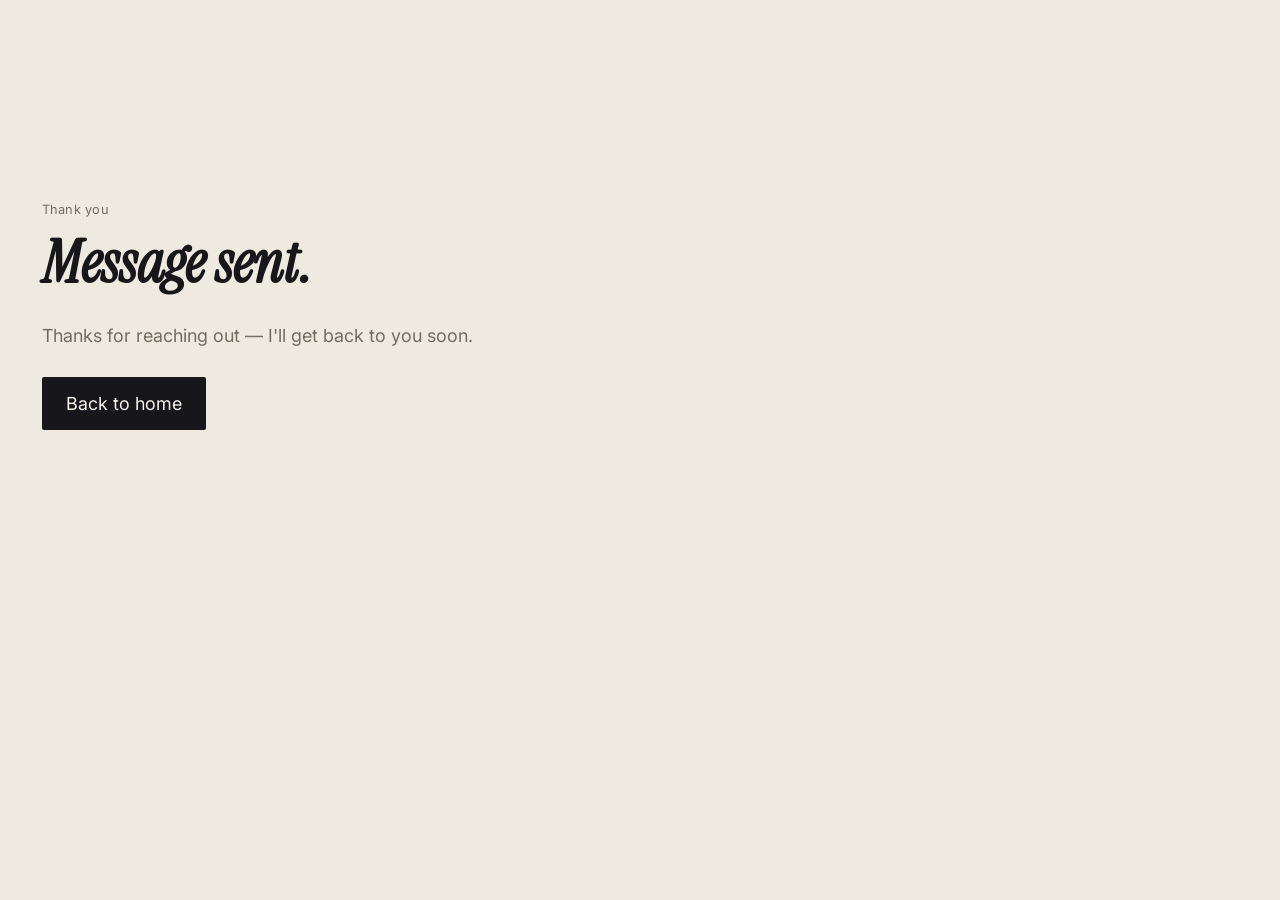
<file: success.html>
<!DOCTYPE html>
<html lang="en">
<head>
  <meta charset="UTF-8" />
  <meta name="viewport" content="width=device-width, initial-scale=1.0" />
  <title>Message sent — Kaylah Lang</title>
  <link href="https://fonts.googleapis.com/css2?family=Instrument+Serif:ital@0;1&family=Inter:wght@400;500;600&display=swap" rel="stylesheet" />
  <link rel="stylesheet" href="css/style.css" />
</head>
<body>
  <main class="wrap" style="min-height: 70vh; display: flex; flex-direction: column; justify-content: center;">
    <p class="eyebrow">Thank you</p>
    <h1 class="section-title">Message sent.</h1>
    <p style="max-width: 50ch; margin-top: 1rem; color: var(--muted);">Thanks for reaching out — I'll get back to you soon.</p>
    <a class="btn" href="index.html" style="width: fit-content;">Back to home</a>
  </main>
</body>
</html>
</file>
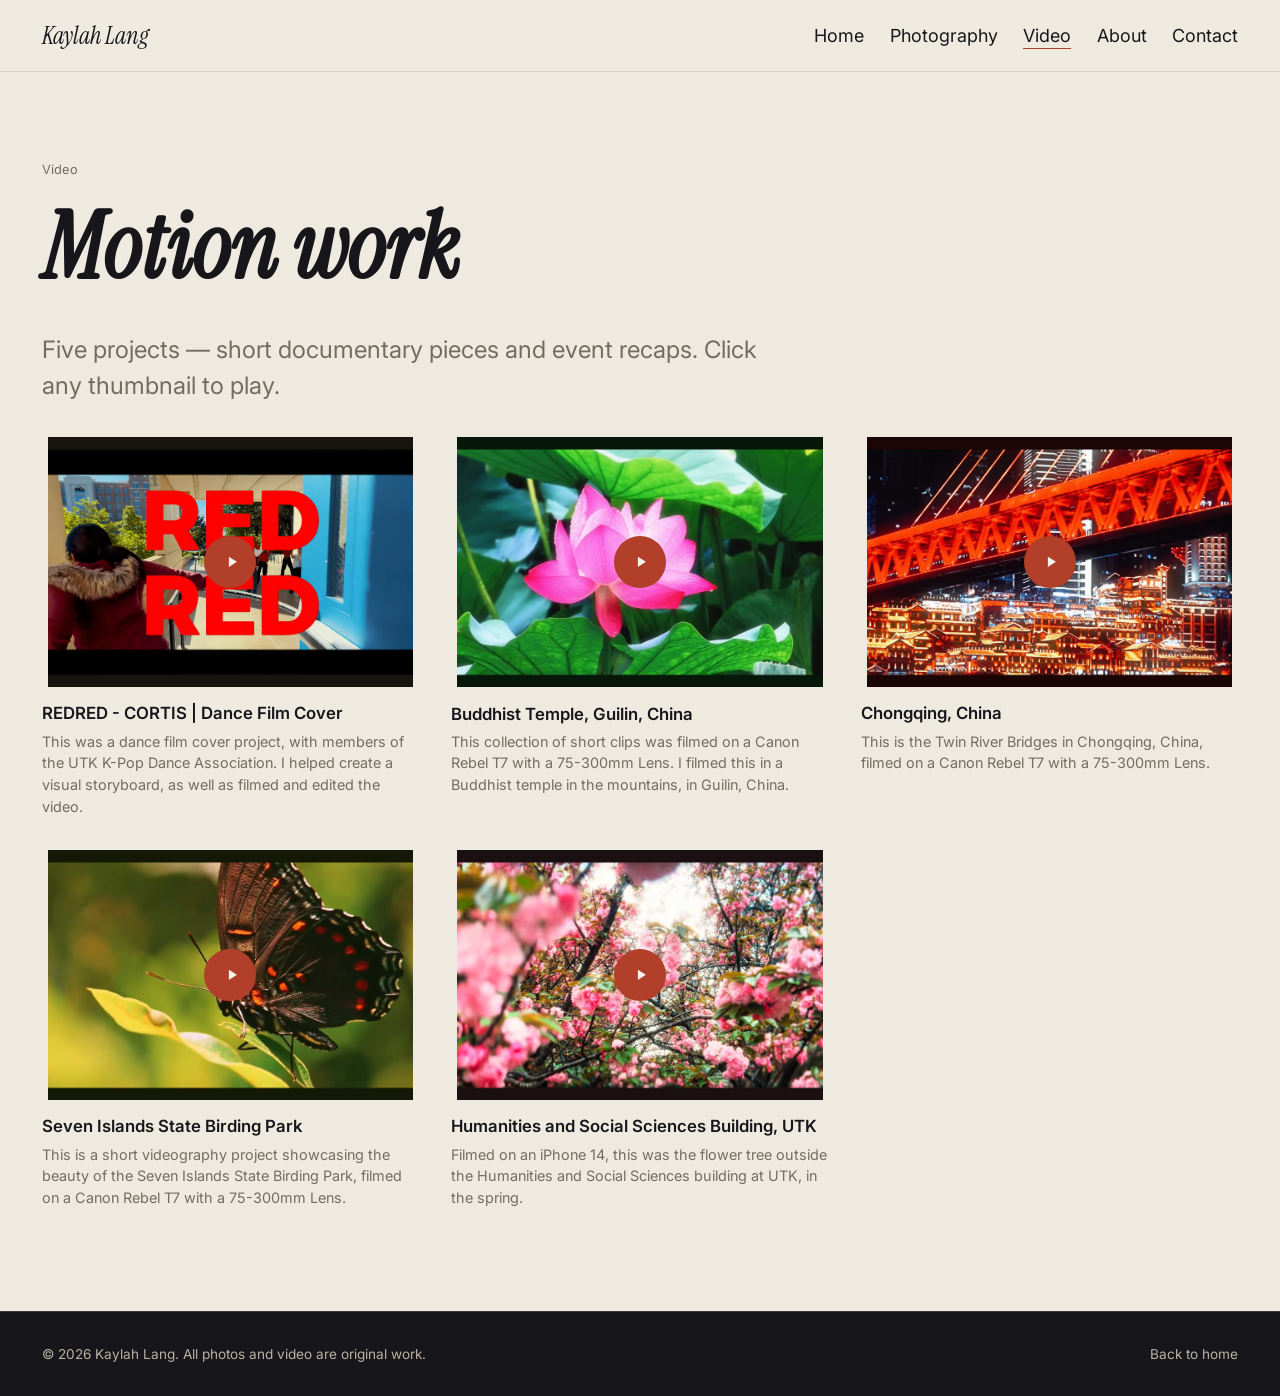
<file: video.html>
<!DOCTYPE html>
<html lang="en">
<head>
  <meta charset="UTF-8" />
  <meta name="viewport" content="width=device-width, initial-scale=1.0" />
  <title>Video — Kaylah Lang</title>
  <meta name="description" content="Videography reel and projects." />

  <link rel="preconnect" href="https://fonts.googleapis.com" />
  <link rel="preconnect" href="https://fonts.gstatic.com" crossorigin />
  <link href="https://fonts.googleapis.com/css2?family=Instrument+Serif:ital@0;1&family=Inter:wght@400;500;600&display=swap" rel="stylesheet" />

  <link rel="stylesheet" href="css/style.css" />
</head>
<body>
  <a class="skip-link" href="#main">Skip to content</a>

  <header class="site-header">
    <nav class="nav wrap" aria-label="Primary">
      <a class="nav-mark" href="index.html">Kaylah Lang</a>
      <button class="nav-toggle" aria-label="Open menu" aria-expanded="false">
        <span></span><span></span><span></span>
      </button>
      <ul class="nav-links" data-open="false">
        <li><a href="index.html">Home</a></li>
        <li><a href="gallery.html">Photography</a></li>
        <li><a href="video.html" aria-current="page">Video</a></li>
        <li><a href="index.html#about">About</a></li>
        <li><a href="index.html#contact">Contact</a></li>
      </ul>
    </nav>
  </header>

  <main id="main">
    <div class="page-header wrap">
      <p class="eyebrow">Video</p>
      <h1 class="page-title">Motion work</h1>
      <p class="page-lede">Five projects — short documentary pieces and event recaps. Click any thumbnail to play.</p>
    </div>

    <section class="section" style="padding-top: 0;">
      <div class="wrap">
        <div class="video-grid" id="video-grid" aria-label="Videos"></div>
      </div>
    </section>
  </main>

  <footer class="site-footer">
    <div class="wrap footer-row">
      <p>&copy; <span id="year"></span> Kaylah Lang. All photos and video are original work.</p>
      <p><a href="index.html">Back to home</a></p>
    </div>
  </footer>

  <div class="video-modal" id="video-modal" data-open="false" role="dialog" aria-modal="true" aria-label="Video player">
    <div class="video-modal-frame">
      <button class="video-modal-close" aria-label="Close video">✕</button>
      <div class="ratio"></div>
      <a class="video-modal-watch" href="#" target="_blank" rel="noopener" hidden>Having trouble playing? Watch on YouTube ↗</a>
    </div>
  </div>

  <script src="js/data.js"></script>
  <script src="js/main.js"></script>
</body>
</html>
</file>
<file: css/style.css>
/* =========================================================
   DESIGN TOKENS
   Edit these values to reskin the entire site.
   ========================================================= */
:root {
  /* -- Color -- */
  --ink: #17161b;          /* near-black text / dark surfaces */
  --ink-soft: #2a2924;     /* softened ink for large dark blocks */
  --paper: #eeeae0;        /* warm paper background */
  --paper-raised: #f6f3ec; /* lighter card surface on paper */
  --accent: #b13f29;       /* safelight red — the one signature color */
  --accent-ink: #f6f3ec;   /* text placed on top of accent */
  --line: #d8d2c3;         /* hairline borders on paper */
  --line-dark: #3c3b36;    /* hairline borders on ink */
  --muted: #726d5f;        /* secondary text on paper */
  --muted-dark: #b7b2a2;   /* secondary text on ink */

  /* -- Type -- */
  --font-display: "Instrument Serif", "Iowan Old Style", Georgia, serif;
  --font-body: "Inter", -apple-system, "Segoe UI", sans-serif;

  /* -- Scale -- */
  --step-0: clamp(1rem, 0.95rem + 0.25vw, 1.125rem);
  --step-1: clamp(1.25rem, 1.15rem + 0.5vw, 1.5rem);
  --step-2: clamp(1.75rem, 1.5rem + 1vw, 2.25rem);
  --step-3: clamp(2.5rem, 2rem + 2vw, 3.75rem);
  --step-4: clamp(3.5rem, 2.5rem + 4vw, 6.5rem);

  --gutter: clamp(1.25rem, 1rem + 2vw, 3rem);
  --max-width: 1400px;
}

/* =========================================================
   RESET
   ========================================================= */
*, *::before, *::after { box-sizing: border-box; }
html { scroll-behavior: smooth; }
@media (prefers-reduced-motion: reduce) {
  html { scroll-behavior: auto; }
  *, *::before, *::after {
    animation-duration: 0.01ms !important;
    animation-iteration-count: 1 !important;
    transition-duration: 0.01ms !important;
  }
}

body, h1, h2, h3, p, figure { margin: 0; }
ul { list-style: none; margin: 0; padding: 0; }
a { color: inherit; text-decoration: none; }
img { max-width: 100%; display: block; }
button { font: inherit; color: inherit; background: none; border: 0; cursor: pointer; }
input, textarea { font: inherit; }

body {
  background: var(--paper);
  color: var(--ink);
  font-family: var(--font-body);
  font-size: var(--step-0);
  line-height: 1.5;
  -webkit-font-smoothing: antialiased;
}

:focus-visible {
  outline: 2px solid var(--accent);
  outline-offset: 3px;
}

.wrap {
  max-width: var(--max-width);
  margin-inline: auto;
  padding-inline: var(--gutter);
}

.eyebrow {
  font-size: 0.8rem;
  letter-spacing: 0.02em;
  color: var(--muted);
}

/* =========================================================
   NAV
   ========================================================= */
.site-header {
  position: sticky;
  top: 0;
  z-index: 40;
  background: rgba(238, 234, 224, 0.86);
  backdrop-filter: blur(8px);
  border-bottom: 1px solid var(--line);
}

.nav {
  display: flex;
  align-items: center;
  justify-content: space-between;
  padding-block: 1.1rem;
}

.nav-mark {
  font-family: var(--font-display);
  font-size: 1.5rem;
  font-style: italic;
}

.nav-links {
  display: flex;
  gap: clamp(1.25rem, 2vw, 2.5rem);
}

.nav-links a {
  position: relative;
  padding-bottom: 3px;
}

.nav-links a::after {
  content: "";
  position: absolute;
  left: 0; right: 100%;
  bottom: 0;
  height: 1px;
  background: var(--accent);
  transition: right 0.25s ease;
}

.nav-links a:hover::after,
.nav-links a[aria-current="page"]::after {
  right: 0;
}

.nav-toggle { display: none; }

@media (max-width: 640px) {
  .nav-links {
    position: fixed;
    inset: 0 0 auto auto;
    top: 0;
    height: 100vh;
    width: min(78vw, 320px);
    background: var(--ink);
    color: var(--paper-raised);
    flex-direction: column;
    padding: 5.5rem 2rem 2rem;
    transform: translateX(100%);
    transition: transform 0.3s ease;
  }
  .nav-links[data-open="true"] { transform: translateX(0); }
  .nav-toggle {
    display: inline-flex;
    flex-direction: column;
    gap: 5px;
    padding: 8px;
    z-index: 50;
  }
  .nav-toggle span {
    width: 22px;
    height: 2px;
    background: var(--ink);
  }
}

/* =========================================================
   HERO
   ========================================================= */
.hero {
  position: relative;
  min-height: min(88vh, 780px);
  display: flex;
  align-items: flex-end;
  overflow: hidden;
  color: var(--accent-ink);
}

.hero-media {
  position: absolute;
  inset: 0;
  z-index: 0;
}

.hero-media img {
  width: 100%;
  height: 100%;
  object-fit: cover;
  animation: heroZoom 22s ease-in-out infinite alternate;
}

@keyframes heroZoom {
  from { transform: scale(1); }
  to { transform: scale(1.07); }
}

.hero-media::after {
  content: "";
  position: absolute;
  inset: 0;
  background: linear-gradient(180deg, rgba(23,22,27,0.15) 0%, rgba(23,22,27,0.75) 100%);
}

.hero-content {
  position: relative;
  z-index: 1;
  padding-block: clamp(2.5rem, 6vw, 5rem);
  width: 100%;
}

@keyframes fadeUp {
  from { opacity: 0; transform: translateY(18px); }
  to { opacity: 1; transform: translateY(0); }
}

.hero-name {
  font-family: var(--font-display);
  font-size: var(--step-4);
  font-style: italic;
  line-height: 0.95;
  max-width: 18ch;
  animation: fadeUp 0.9s ease both;
}

.hero-tagline {
  margin-top: 1rem;
  max-width: 42ch;
  font-size: var(--step-1);
  color: var(--paper-raised);
  animation: fadeUp 0.9s ease 0.15s both;
}

.hero-meta {
  margin-top: 2rem;
  display: flex;
  gap: clamp(1.5rem, 4vw, 3rem);
  flex-wrap: wrap;
  border-top: 1px solid rgba(246,243,236,0.3);
  padding-top: 1.25rem;
  animation: fadeUp 0.9s ease 0.3s both;
}

.hero-meta div { min-width: 8rem; }

.hero-meta dt {
  font-size: 0.75rem;
  color: var(--muted-dark);
  text-transform: none;
}

.hero-meta dd {
  margin: 0.2rem 0 0;
  font-size: var(--step-0);
}

/* =========================================================
   SECTION SCAFFOLD
   ========================================================= */
.section {
  padding-block: clamp(3.5rem, 8vw, 7rem);
}

.section-head {
  display: flex;
  justify-content: space-between;
  align-items: flex-end;
  gap: 1.5rem;
  margin-bottom: clamp(2rem, 4vw, 3rem);
  flex-wrap: wrap;
}

.section-title {
  font-family: var(--font-display);
  font-size: var(--step-3);
  font-style: italic;
}

.section-link {
  border-bottom: 1px solid var(--ink);
  padding-bottom: 2px;
  white-space: nowrap;
}

.section-link:hover { border-color: var(--accent); color: var(--accent); }

.section--ink {
  background: var(--ink);
  color: var(--paper-raised);
}

.section--ink .section-link { border-color: var(--paper-raised); }
.section--ink .eyebrow { color: var(--muted-dark); }

/* =========================================================
   PHOTO GRID (gallery page)
   A CSS-columns masonry layout: each photo keeps its own exact
   aspect ratio (no cropping) and packs tightly underneath the
   one above it in its column — like a contact sheet. This is
   plain CSS with no JavaScript involved, so there's nothing that
   can fail to load or leave a gap: it always tiles cleanly.
   Note: photos fill column-by-column (top to bottom, left
   column first) rather than strictly left-to-right — that's an
   inherent trade-off of this reliable, JS-free technique.
   ========================================================= */
.grid {
  column-count: 5;
  column-gap: clamp(0.5rem, 1vw, 0.85rem);
}

.grid-item {
  position: relative;
  overflow: hidden;
  background: var(--paper-raised);
  break-inside: avoid;
  margin-bottom: clamp(0.5rem, 1vw, 0.85rem);
  display: block;
  transition: transform 0.35s ease, box-shadow 0.35s ease;
}

.grid-item:hover,
.grid-item:focus-within {
  transform: translateY(-6px);
  box-shadow: 0 16px 32px -12px rgba(23,22,27,0.4), 0 0 22px rgba(177,63,41,0.35);
}

@media (max-width: 1100px) {
  .grid { column-count: 4; }
}

@media (max-width: 780px) {
  .grid { column-count: 3; }
}

@media (max-width: 560px) {
  .grid { column-count: 2; }
}

.grid-item img {
  width: 100%;
  height: auto;
  display: block;
  transition: transform 0.6s cubic-bezier(.2,.7,.2,1);
}

.grid-item:hover img { transform: scale(1.06); }

.grid-item button {
  display: block;
  width: 100%;
  height: 100%;
  cursor: zoom-in;
}

/* =========================================================
   FEATURED GRID (homepage "a few favorites")
   A small, curated set — shown as a clean, evenly-balanced
   grid with every tile cropped to the same portrait ratio,
   rather than the freeform gallery layout above.
   ========================================================= */
#featured-grid {
  display: grid;
  grid-template-columns: repeat(4, 1fr);
  gap: clamp(0.5rem, 1vw, 0.85rem);
}

#featured-grid .grid-item {
  height: auto;
  margin-bottom: 0;
  aspect-ratio: 4 / 5;
}

#featured-grid .grid-item img {
  width: 100%;
  height: 100%;
  object-fit: cover;
}

@media (max-width: 900px) {
  #featured-grid { grid-template-columns: repeat(3, 1fr); }
}

@media (max-width: 560px) {
  #featured-grid { grid-template-columns: repeat(2, 1fr); }
}

/* =========================================================
   FILTER BAR (gallery page)
   ========================================================= */
.filters {
  display: flex;
  flex-wrap: wrap;
  gap: 0.6rem;
  margin-bottom: clamp(1.5rem, 3vw, 2.5rem);
}

.filter-btn {
  padding: 0.45rem 1rem;
  border: 1px solid var(--line);
  border-radius: 999px;
  font-size: 0.85rem;
  color: var(--muted);
  transition: background 0.2s ease, color 0.2s ease, border-color 0.2s ease;
}

.filter-btn:hover { border-color: var(--ink); color: var(--ink); }

.filter-btn[aria-pressed="true"] {
  background: var(--ink);
  border-color: var(--ink);
  color: var(--paper-raised);
}

/* =========================================================
   LIGHTBOX
   ========================================================= */
.lightbox {
  position: fixed;
  inset: 0;
  z-index: 100;
  display: none;
  background: rgba(23, 22, 27, 0.96);
  align-items: center;
  justify-content: center;
  padding: clamp(1rem, 4vw, 3rem);
}

.lightbox[data-open="true"] { display: flex; }

.lightbox-frame {
  position: relative;
  max-width: min(1200px, 92vw);
  max-height: 88vh;
  width: 100%;
}

.lightbox-frame img {
  max-height: 88vh;
  width: auto;
  max-width: 100%;
  margin-inline: auto;
}

.lightbox-caption {
  margin-top: 0.75rem;
  color: var(--muted-dark);
  font-size: 0.9rem;
  text-align: center;
}

.lightbox-close,
.lightbox-prev,
.lightbox-next {
  position: absolute;
  color: var(--paper-raised);
  padding: 0.6rem;
}

.lightbox-close { top: -3rem; right: 0; font-size: 1r5rem; }
.lightbox-prev { left: clamp(-3rem, -6vw, -1rem); top: 50%; transform: translateY(-50%); }
.lightbox-next { right: clamp(-3rem, -6vw, -1rem); top: 50%; transform: translateY(-50%); }
.lightbox-prev:hover, .lightbox-next:hover, .lightbox-close:hover { color: var(--accent); }

/* =========================================================
   VIDEO GRID
   ========================================================= */
.video-grid {
  display: grid;
  grid-template-columns: repeat(auto-fill, minmax(280px, 1fr));
  gap: clamp(1.25rem, 2.5vw, 2rem);
}

.video-card {
  position: relative;
  overflow: hidden;
  transition: transform 0.35s ease, box-shadow 0.35s ease;
}

.video-card:hover,
.video-card:focus-within {
  transform: translateY(-6px);
  box-shadow: 0 16px 32px -12px rgba(23,22,27,0.4), 0 0 22px rgba(177,63,41,0.35);
}

.video-card button {
  display: block;
  width: 100%;
  aspect-ratio: 3/2;
  position: relative;
}

.video-card img {
  width: 100%;
  height: 100%;
  object-fit: cover;
  transition: transform 0.6s cubic-bezier(.2,.7,.2,1);
}

.video-card:hover img { transform: scale(1.06); }

.video-play {
  position: absolute;
  inset: 0;
  display: flex;
  align-items: center;
  justify-content: center;
}

.video-play span {
  width: 3.25rem;
  height: 3.25rem;
  border-radius: 50%;
  background: var(--accent);
  display: flex;
  align-items: center;
  justify-content: center;
  transition: transform 0.25s ease, box-shadow 0.25s ease;
}

.video-card:hover .video-play span,
.video-card:focus-within .video-play span {
  transform: scale(1.12);
  box-shadow: 0 0 18px rgba(177,63,41,0.65);
}

.video-play svg { width: 1.1rem; height: 1.1rem; fill: var(--accent-ink); margin-left: 2px; }

.video-info { padding-top: 0.85rem; }
.video-info h3 { font-size: 1.05rem; font-weight: 600; }
.video-info p { color: var(--muted); font-size: 0.9rem; margin-top: 0.25rem; }

.video-modal {
  position: fixed;
  inset: 0;
  z-index: 100;
  display: none;
  background: rgba(23,22,27,0.96);
  align-items: center;
  justify-content: center;
  padding: clamp(1rem, 4vw, 3rem);
}

.video-modal[data-open="true"] { display: flex; }

.video-modal-frame {
  width: min(1100px, 94vw);
}

.video-modal-frame .ratio {
  position: relative;
  width: 100%;
  aspect-ratio: 16/9;
  background: var(--ink-soft);
}

/* Vertical/phone-shot videos get a tall, narrow player instead of
   a widescreen box — this is what avoids black bars on the sides. */
.video-modal-frame.is-portrait {
  width: min(420px, 80vh, 90vw);
}

.video-modal-frame.is-portrait .ratio {
  aspect-ratio: 9/16;
}

.video-modal-frame iframe,
.video-modal-frame video {
  position: absolute;
  inset: 0;
  width: 100%;
  height: 100%;
}

.video-modal-close {
  position: absolute;
  top: -3rem;
  right: 0;
  color: var(--paper-raised);
}
.video-modal-close:hover { color: var(--accent); }

.video-modal-watch {
  display: block;
  margin-top: 0.85rem;
  text-align: center;
  font-size: 0.85rem;
  color: var(--muted-dark);
}
.video-modal-watch:hover { color: var(--accent); }
.video-modal-watch[hidden] { display: none; }

/* =========================================================
   ABOUT
   ========================================================= */
.about-grid {
  display: grid;
  grid-template-columns: minmax(220px, 34%) 1fr;
  gap: clamp(2rem, 5vw, 4.5rem);
  align-items: start;
}

.about-portrait { aspect-ratio: 4/5; overflow: hidden; }
.about-portrait img { width: 100%; height: 100%; object-fit: cover; }

.about-copy p { max-width: 62ch; margin-bottom: 1.1rem; color: var(--ink); }
.about-copy p + h3 { margin-top: 2rem; }

.skill-list {
  display: grid;
  grid-template-columns: repeat(auto-fit, minmax(150px, 1fr));
  gap: 0.6rem 1.5rem;
  margin-top: 0.75rem;
}

.skill-list li {
  border-top: 1px solid var(--line);
  padding-top: 0.55rem;
  font-size: 0.92rem;
}

.btn {
  display: inline-flex;
  align-items: center;
  gap: 0.5rem;
  margin-top: 1.75rem;
  padding: 0.8rem 1.5rem;
  background: var(--ink);
  color: var(--paper-raised);
  border-radius: 2px;
  transition: background 0.2s ease, transform 0.2s ease, box-shadow 0.2s ease;
}

.btn:hover {
  background: var(--accent);
  transform: translateY(-2px);
  box-shadow: 0 10px 20px -8px rgba(177,63,41,0.5);
}

@media (max-width: 760px) {
  .about-grid { grid-template-columns: 1fr; }
  .about-portrait { max-width: 260px; }
}

/* =========================================================
   CONTACT
   ========================================================= */
.contact-grid {
  display: grid;
  grid-template-columns: 1fr 1fr;
  gap: clamp(2rem, 5vw, 4rem);
}

.field {
  display: flex;
  flex-direction: column;
  gap: 0.4rem;
  margin-bottom: 1.25rem;
}

.field label { font-size: 0.85rem; color: var(--muted-dark); }

.field input,
.field textarea {
  background: transparent;
  border: 0;
  border-bottom: 1px solid var(--line-dark);
  padding: 0.6rem 0.1rem;
  color: inherit;
}

.field input:focus,
.field textarea:focus { border-color: var(--accent); }

.field textarea { resize: vertical; min-height: 6rem; }

.contact-links a {
  display: block;
  font-family: var(--font-display);
  font-style: italic;
  font-size: var(--step-2);
  padding-block: 0.6rem;
  border-bottom: 1px solid var(--line-dark);
}

.contact-links a:hover { color: var(--accent); }

.social-row { display: flex; flex-direction: column; gap: 0.6rem; margin-top: 1.5rem; }
.social-row a { color: var(--muted-dark); font-size: 0.9rem; width: fit-content; }
.social-row a:hover { color: var(--paper-raised); }

.submit-btn {
  background: var(--accent);
  color: var(--accent-ink);
  padding: 0.85rem 1.75rem;
  border-radius: 2px;
  margin-top: 0.5rem;
  transition: background 0.2s ease, color 0.2s ease, transform 0.2s ease;
}
.submit-btn:hover {
  background: var(--paper-raised);
  color: var(--ink);
  transform: translateY(-2px);
}

.form-note { font-size: 0.8rem; color: var(--muted-dark); margin-top: 0.75rem; }

@media (max-width: 760px) {
  .contact-grid { grid-template-columns: 1fr; }
}

/* honeypot field — hidden from real people, catches bots */
.hp-field { position: absolute; left: -9999px; top: -9999px; }

/* =========================================================
   FOOTER
   ========================================================= */
.site-footer {
  border-top: 1px solid var(--line-dark);
  background: var(--ink);
  color: var(--muted-dark);
  padding-block: 2rem;
  font-size: 0.85rem;
}

.footer-row {
  display: flex;
  justify-content: space-between;
  flex-wrap: wrap;
  gap: 1rem;
}

/* =========================================================
   PAGE HEADER (gallery / video pages)
   ========================================================= */
.page-header {
  padding-block: clamp(3rem, 8vw, 5.5rem) clamp(1.5rem, 3vw, 2rem);
}

.page-title {
  font-family: var(--font-display);
  font-style: italic;
  font-size: var(--step-4);
}

.page-lede {
  margin-top: 1rem;
  max-width: 50ch;
  color: var(--muted);
  font-size: var(--step-1);
}

/* =========================================================
   SCROLL REVEAL
   A quiet fade-up applied by main.js (initReveal) as elements
   enter the viewport — section headers, grid photos, the About
   and Contact blocks. Skipped entirely for reduced-motion users.
   ========================================================= */
.reveal {
  opacity: 0;
  transform: translateY(22px);
  transition: opacity 0.7s ease, transform 0.7s ease;
}

.reveal.is-visible {
  opacity: 1;
  transform: translateY(0);
}

/* =========================================================
   UTILITIES
   ========================================================= */
.sr-only {
  position: absolute;
  width: 1px; height: 1px;
  padding: 0; margin: -1px;
  overflow: hidden;
  clip: rect(0,0,0,0);
  white-space: nowrap;
  border: 0;
}

.skip-link {
  position: absolute;
  left: 1rem; top: -3rem;
  background: var(--ink);
  color: var(--paper-raised);
  padding: 0.6rem 1rem;
  z-index: 200;
  transition: top 0.2s ease;
}
.skip-link:focus { top: 1rem; }
</file>
